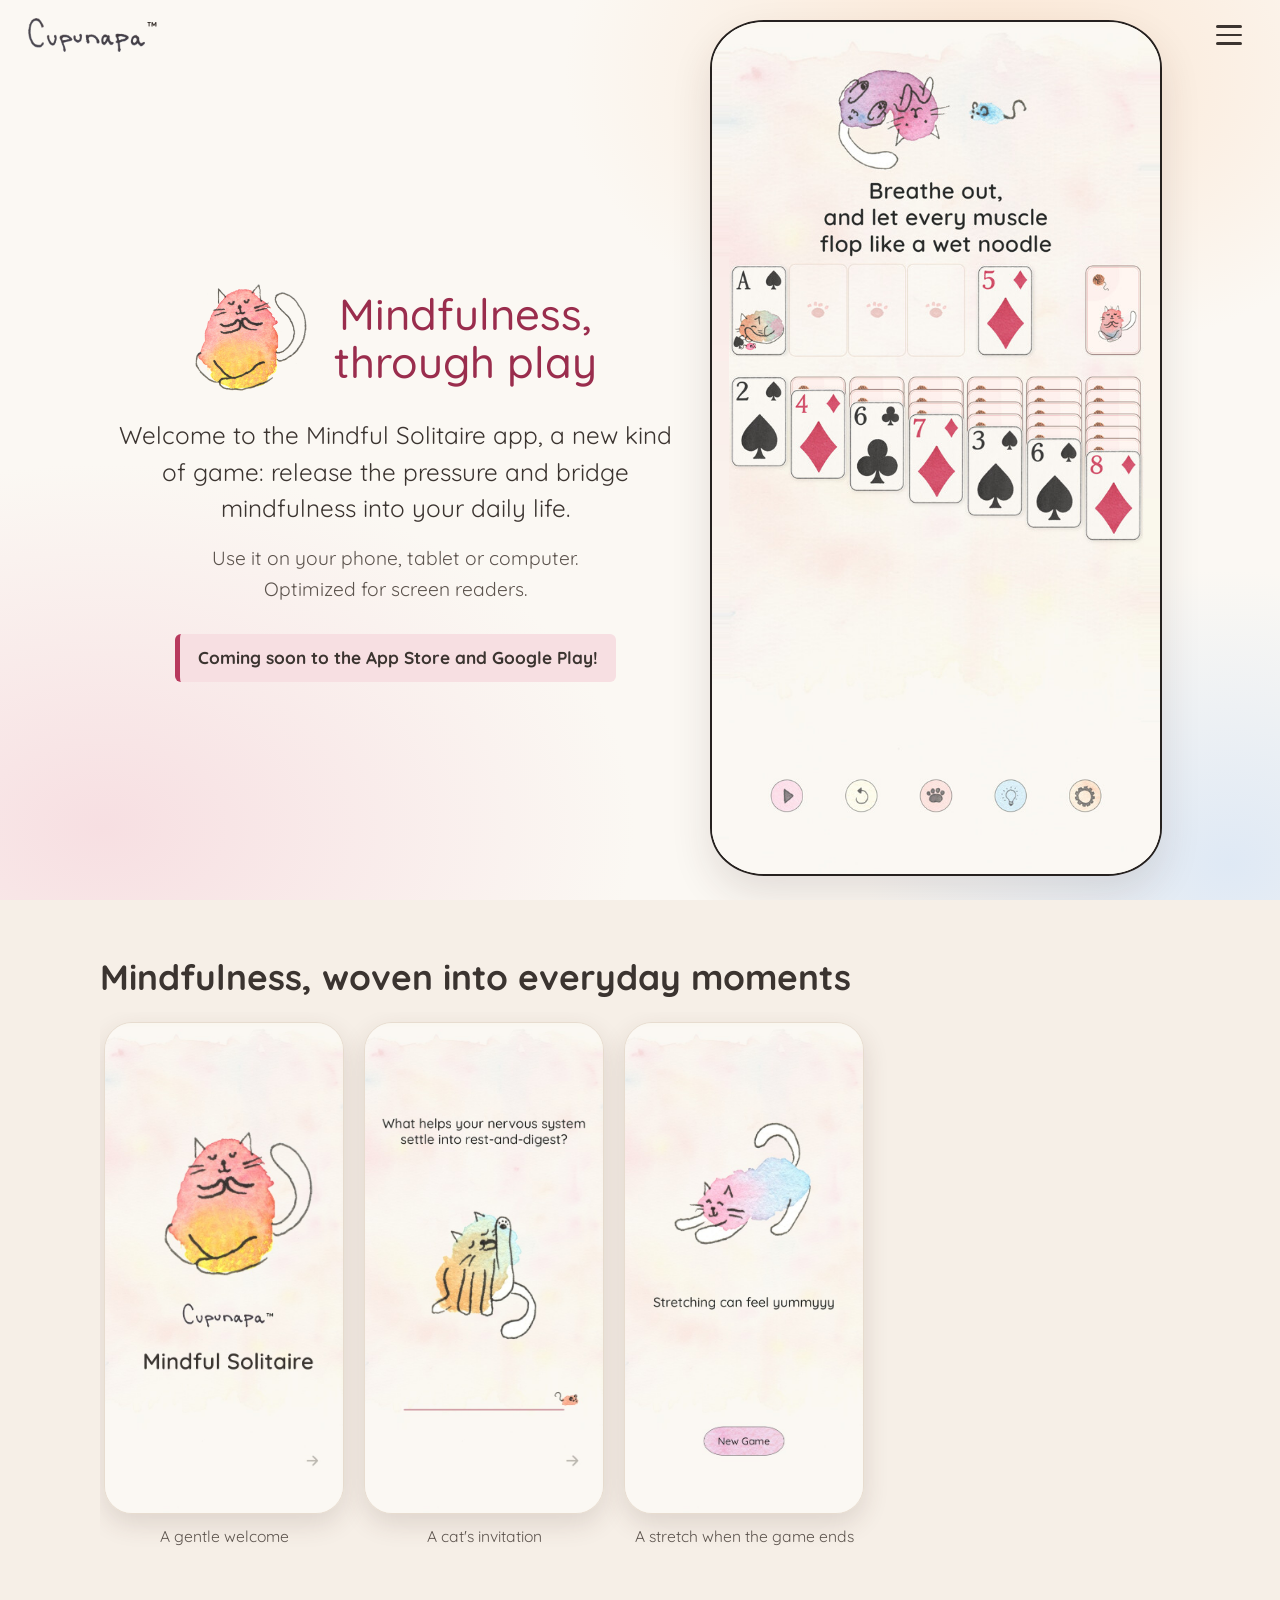
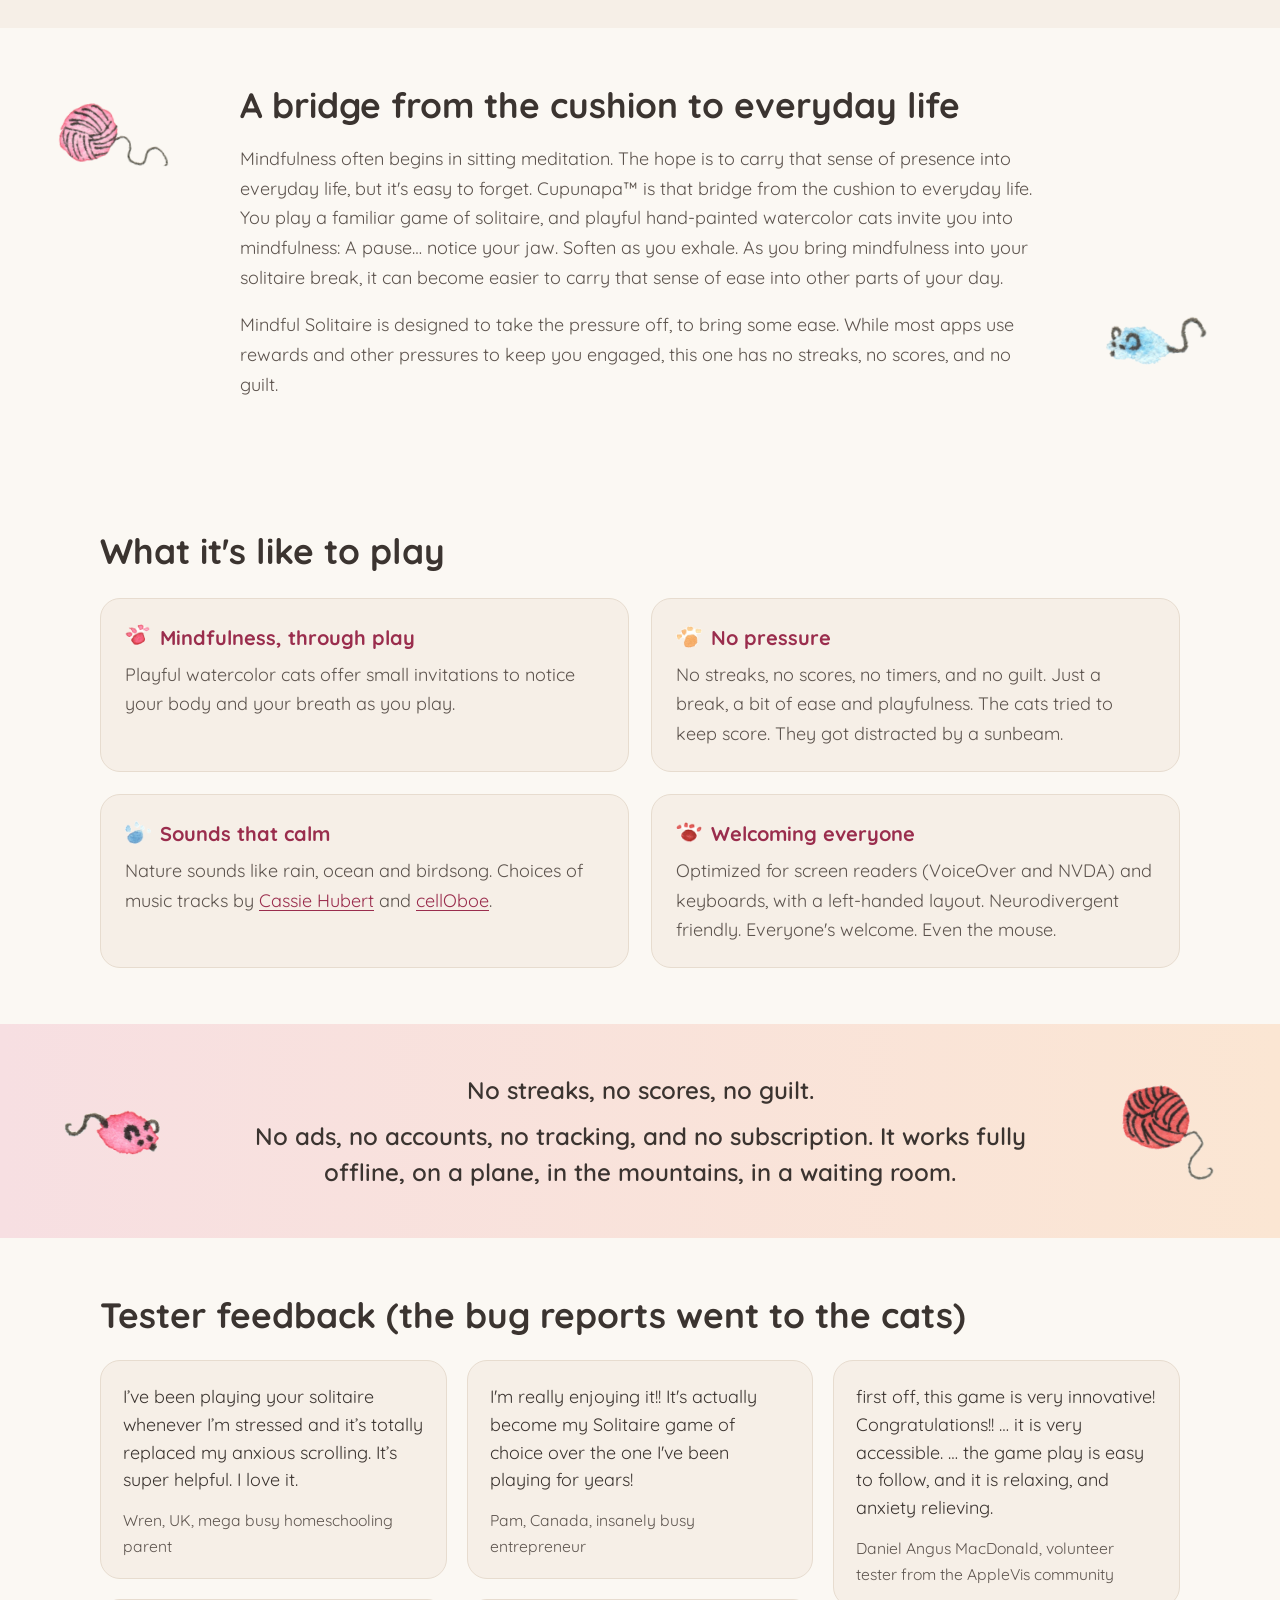
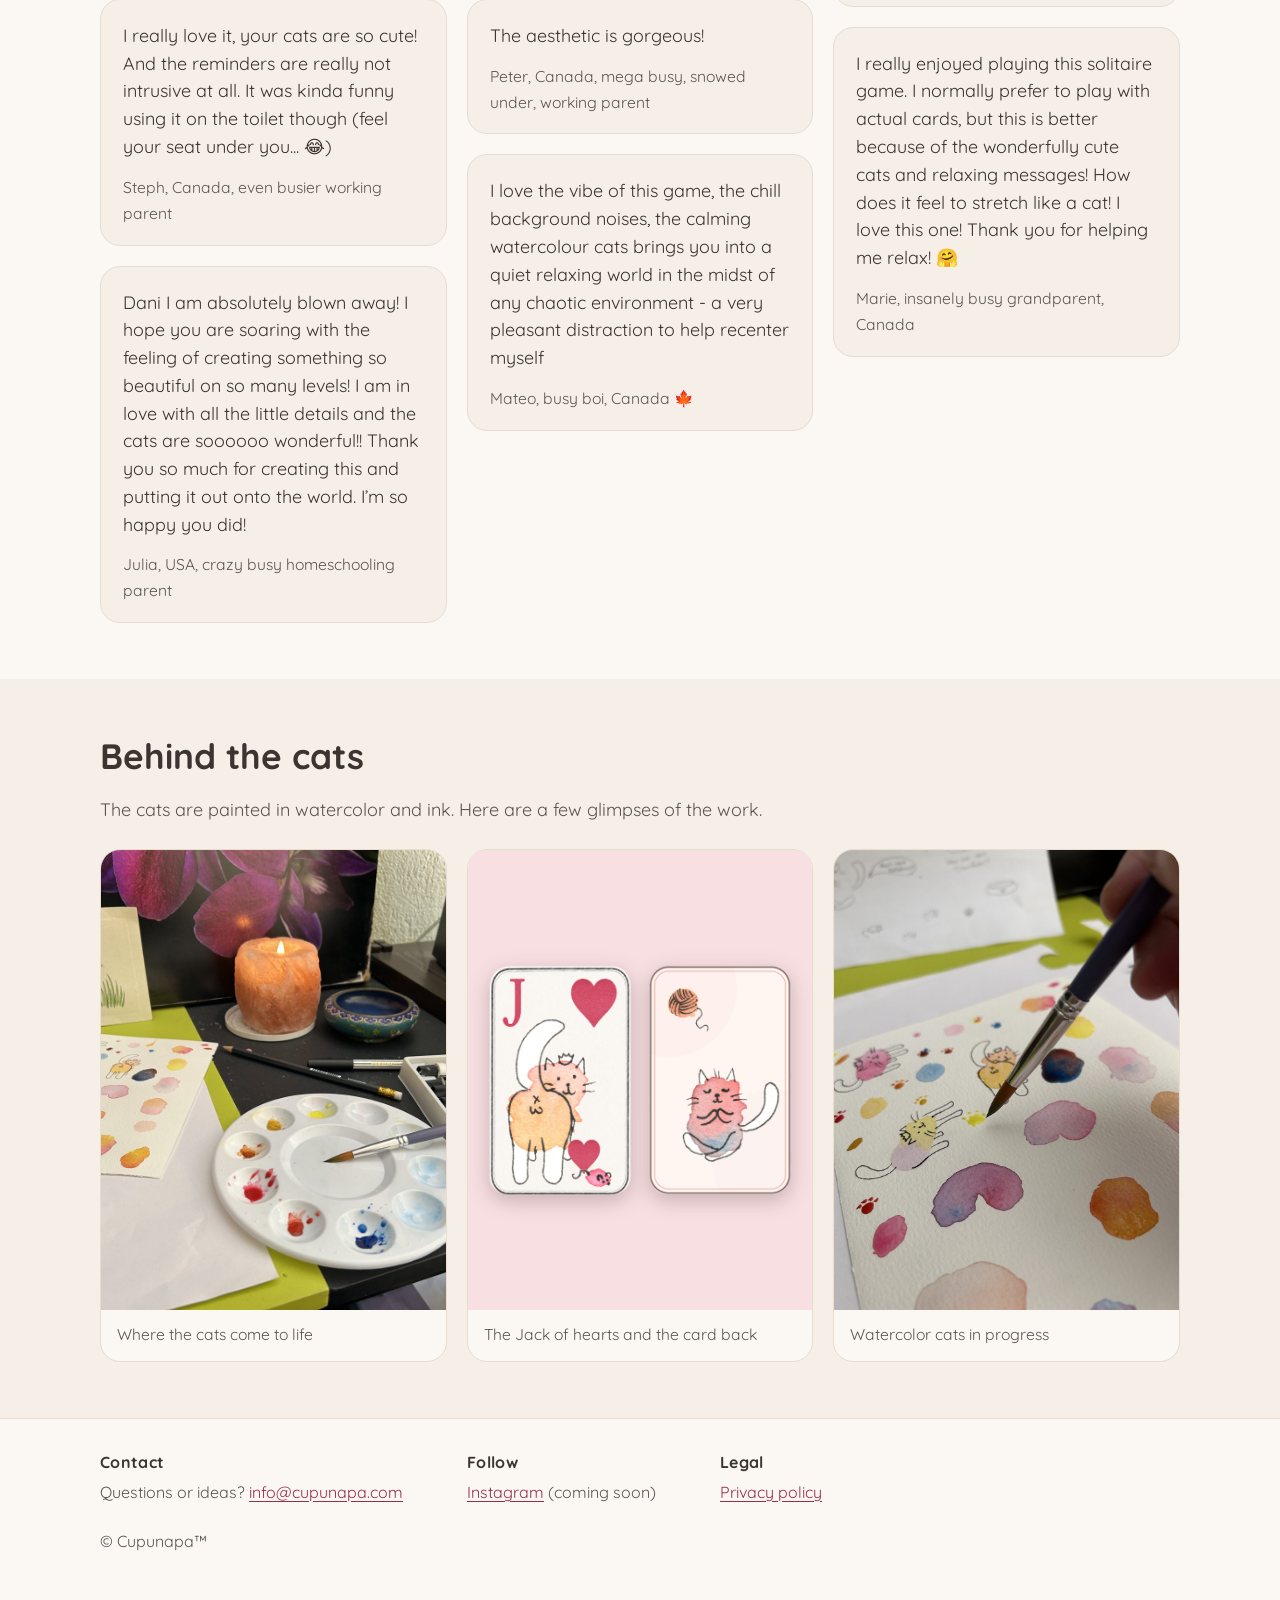
<file: index.html>
<!doctype html>
<html lang="en">
<head>
<meta charset="utf-8">
<meta name="viewport" content="width=device-width, initial-scale=1">
<title>Cupunapa: Mindful Solitaire</title>
<meta name="description" content="Cupunapa is a familiar game of solitaire with no streaks, no scores, and no guilt. Playful watercolor cats invite you into a moment of mindfulness.">
<meta name="theme-color" content="#fbf8f3">
<link rel="icon" href="images/icon.png">
<link rel="stylesheet" href="style.css">
<noscript><style>.menu-btn { display: none; } .menu-panel[hidden] { display: block; position: static; box-shadow: none; border: 0; } .bar-store { opacity: 1; visibility: visible; transform: none; } .topbar { position: static; background: var(--paper); } .hero-text { padding-top: 32px; }</style></noscript>
</head>
<body>
<a class="skip" href="#main">Skip to the content</a>

<header class="topbar" id="topbar">
  <div class="bar">
    <a class="brand" href="./" aria-label="Cupunapa, home"><img src="images/logo.png" alt="" width="117" height="34"><span class="tm" aria-hidden="true">™</span></a>
    <span class="bar-store"><span class="bar-full">Coming soon to the App Store and Google Play!</span><span class="bar-short">Coming soon!</span></span>
    <div class="menu">
      <button class="menu-btn" id="menu-btn" type="button" aria-expanded="false" aria-controls="site-menu" aria-label="Menu"><span></span><span></span><span></span></button>
      <nav class="menu-panel" id="site-menu" aria-label="Main" hidden>
        <a href="./">Home</a>
        <a href="privacy.html">Privacy policy</a>
        <a href="mailto:info@cupunapa.com">Contact us</a>
        <a href="https://www.instagram.com/cupunapa">Instagram <small>(coming soon)</small></a>
      </nav>
    </div>
  </div>
</header>

<main id="main">

  <section class="hero" aria-labelledby="hero-title">
    <div class="hero-inner">
      <div class="hero-text">
        <div class="hero-title-row">
          <img class="hero-cat" src="images/hero-cat.png" width="460" height="446" alt="" aria-hidden="true">
          <h1 id="hero-title"><span class="line">Mindfulness,</span> <span class="line">through play</span></h1>
        </div>
        <p class="welcome">Welcome to the Mindful Solitaire app, a new kind of game: release the pressure and bridge mindfulness into your daily life.</p>
        <p class="also">Use it on your phone, tablet or computer.<br>Optimized for screen readers.</p>
        <p class="soon-note">Coming soon to the App Store and Google Play!</p>
      </div>
      <div class="hero-phone">
        <!-- decorative paw prints walking toward the phone (Dani's art); hidden on smaller screens -->
        <div class="paw-trail" aria-hidden="true">
          <img class="pw pw1" src="images/deco/paw-orange.png" alt="">
          <img class="pw pw2" src="images/deco/paw-rose.png" alt="">
          <img class="pw pw3" src="images/deco/paw-blue.png" alt="">
          <img class="pw pw4" src="images/deco/paw-yellow.png" alt="">
        </div>
        <div class="phone">
          <img src="images/screen-game.jpg" width="639" height="1216" alt="The game on a phone: a watercolor cat above the words &quot;Breathe out, and let every muscle flop like a wet noodle&quot;, with a hand of solitaire cards below.">
        </div>
      </div>
    </div>
  </section>

  <section class="shots" aria-labelledby="shots-title">
    <div class="wrap">
      <h2 id="shots-title">Mindfulness, woven into everyday moments</h2>
      <div class="shot-row" role="list">
        <figure role="listitem">
          <img src="images/screen-welcome.jpg" width="591" height="1216" loading="lazy" alt="The welcome screen: a watercolor cat sitting in a calm meditation pose above the name Cupunapa and the words Mindful Solitaire.">
          <figcaption>A gentle welcome</figcaption>
        </figure>
        <figure role="listitem">
          <img src="images/screen-invitation.jpg" width="591" height="1216" loading="lazy" alt="A watercolor cat licking its paw under the question: What helps your nervous system settle into rest-and-digest?">
          <figcaption>A cat's invitation</figcaption>
        </figure>
        <figure role="listitem">
          <img src="images/screen-stretch.jpg" width="591" height="1216" loading="lazy" alt="A watercolor cat stretching with its tail in the air, with the words: Stretching can feel yummee, and a New Game button.">
          <figcaption>A stretch when the game ends</figcaption>
        </figure>
      </div>
    </div>
  </section>

  <section class="bridge" aria-labelledby="bridge-title">
    <div class="wrap">
      <img class="deco deco-bridge-yarn" src="images/deco/yarn-pink.png" alt="" aria-hidden="true">
      <img class="deco deco-bridge-mouse" src="images/deco/mouse-blue.png" alt="" aria-hidden="true">
      <h2 id="bridge-title">A bridge from the cushion to everyday life</h2>
      <p>Mindfulness often begins in sitting meditation. The hope is to carry that sense of presence into everyday life, but it's easy to forget. Cupunapa™ is that bridge from the cushion to everyday life. You play a familiar game of solitaire, and playful hand-painted watercolor cats invite you into mindfulness: A pause… notice your jaw. Soften as you exhale. As you bring mindfulness into your solitaire break, it can become easier to carry that sense of ease into other parts of your day.</p>
      <p>Mindful Solitaire is designed to take the pressure off, to bring some ease. While most apps use rewards and other pressures to keep you engaged, this one has no streaks, no scores, and no guilt.</p>
    </div>
  </section>

  <section aria-labelledby="features-title">
    <div class="wrap">
      <h2 id="features-title">What it's like to play</h2>
      <div class="features">
        <div class="feature">
          <h3>Mindfulness, through play</h3>
          <p>Playful watercolor cats offer small invitations to notice your body and your breath as you play.</p>
        </div>
        <div class="feature">
          <h3>No pressure</h3>
          <p>No streaks, no scores, no timers, and no guilt. Just a break, a bit of ease and playfulness. The cats tried to keep score. They got distracted by a sunbeam.</p>
        </div>
        <div class="feature">
          <h3>Sounds that calm</h3>
          <!-- Dani (2026-10-27): all three musicians have said yes IN WRITING to being named, so the names show; links to their bios come when the bio pages are built. -->
          <p>Nature sounds like rain, ocean and birdsong. Choices of music tracks by <a href="https://www.facebook.com/creativeperformermum">Cassie Hubert</a> and <a href="https://www.facebook.com/share/1CKNkgpnJr/">cellOboe</a>.</p>
        </div>
        <div class="feature">
          <h3>Welcoming everyone</h3>
          <p>Optimized for screen readers (VoiceOver and NVDA) and keyboards, with a left-handed layout. Neurodivergent friendly. Everyone's welcome. Even the mouse.</p>
        </div>
      </div>
    </div>
  </section>

  <!-- DRAFT for Dani's approval: Dani's own list from 2026-09-30 ("no ads, accounts, tracking or subscription. It works fully offline, on a plane, in the mountains, in a waiting room.") -->
  <section class="perks" aria-label="What you will not find">
    <img class="deco deco-perks-mouse" src="images/deco/mouse-pink.png" alt="" aria-hidden="true">
    <img class="deco deco-perks-yarn" src="images/deco/yarn-red.png" alt="" aria-hidden="true">
    <p class="perks-first">No streaks, no scores, no guilt.</p>
    <p>No ads, no accounts, no tracking, and no subscription. It works fully offline, on a plane, in the mountains, in a waiting room.</p>
  </section>

  <!-- TESTER FEEDBACK: Dani chose the title 2026-11-06. Only quotes from people who said yes, EXACTLY as they wrote them, with the credit line each person chose. Bug reports are deliberately not shown. -->
  <section class="reviews" aria-labelledby="reviews-title">
    <div class="wrap">
      <h2 id="reviews-title">Tester feedback (the bug reports went to the cats)</h2>
      <div class="reviews-grid">
        <figure><blockquote><p>I’ve been playing your solitaire whenever I’m stressed and it’s totally replaced my anxious scrolling. It’s super helpful. I love it.</p></blockquote><figcaption>Wren, UK, mega busy homeschooling parent</figcaption></figure>
        <figure><blockquote><p>I really love it, your cats are so cute! And the reminders are really not intrusive at all. It was kinda funny using it on the toilet though (feel your seat under you... 😂)</p></blockquote><figcaption>Steph, Canada, even busier working parent</figcaption></figure>
        <figure><blockquote><p>Dani I am absolutely blown away! I hope you are soaring with the feeling of creating something so beautiful on so many levels! I am in love with all the little details and the cats are soooooo wonderful!! Thank you so much for creating this and putting it out onto the world. I’m so happy you did!</p></blockquote><figcaption>Julia, USA, crazy busy homeschooling parent</figcaption></figure>
        <figure><blockquote><p>I'm really enjoying it!! It's actually become my Solitaire game of choice over the one I've been playing for years!</p></blockquote><figcaption>Pam, Canada, insanely busy entrepreneur</figcaption></figure>
        <figure><blockquote><p>The aesthetic is gorgeous!</p></blockquote><figcaption>Peter, Canada, mega busy, snowed under, working parent</figcaption></figure>
        <figure><blockquote><p>I love the vibe of this game, the chill background noises, the calming watercolour cats brings you into a quiet relaxing world in the midst of any chaotic environment - a very pleasant distraction to help recenter myself</p></blockquote><figcaption>Mateo, busy boi, Canada 🍁</figcaption></figure>
        <figure><blockquote><p>first off, this game is very innovative! Congratulations!! … it is very accessible. … the game play is easy to follow, and it is relaxing, and anxiety relieving.</p></blockquote><figcaption>Daniel Angus MacDonald, volunteer tester from the AppleVis community</figcaption></figure>
        <figure><blockquote><p>I really enjoyed playing this solitaire game. I normally prefer to play with actual cards, but this is better because of the wonderfully cute cats and relaxing messages! How does it feel to stretch like a cat! I love this one! Thank you for helping me relax! 🤗</p></blockquote><figcaption>Marie, insanely busy grandparent, Canada</figcaption></figure>
      </div>
    </div>
  </section>

  <section class="gallery" aria-labelledby="gallery-title">
    <div class="wrap">
      <h2 id="gallery-title">Behind the cats</h2>
      <p class="lead">The cats are painted in watercolor and ink. Here are a few glimpses of the work.</p>
      <div class="gallery-grid">
        <figure>
          <img src="images/painting-table.jpg" width="1400" height="1050" loading="lazy" alt="A painting table with a lit salt-crystal candle, a paint palette, tubes of watercolor, and a painted sheet of cats and swatches.">
          <figcaption>Where the cats come to life</figcaption>
        </figure>
        <figure>
          <div class="cards-pair">
            <img src="images/jack-of-hearts.png" width="640" height="1019" loading="lazy" alt="The Jack of hearts: a cat wearing a small crown, seen from behind, with a mouse and a heart.">
            <img src="images/card-back.png" width="640" height="1019" loading="lazy" alt="The back of the cards: a cat meditating beside a ball of yarn.">
          </div>
          <figcaption>The Jack of hearts and the card back</figcaption>
        </figure>
        <figure>
          <img src="images/painting-brush.jpg" width="1000" height="1333" loading="lazy" alt="A hand holding a paintbrush over a sheet of watercolor paper with colorful paint swatches and small ink-drawn cats.">
          <figcaption>Watercolor cats in progress</figcaption>
        </figure>
      </div>
    </div>
  </section>

</main>

<footer>
  <div class="wrap">
    <div class="cols">
      <div>
        <h2>Contact</h2>
        <ul><li>Questions or ideas? <a href="mailto:info@cupunapa.com">info@cupunapa.com</a></li></ul>
      </div>
      <div>
        <h2>Follow</h2>
        <ul><li><a href="https://www.instagram.com/cupunapa">Instagram</a> (coming soon)</li></ul>
      </div>
      <div>
        <h2>Legal</h2>
        <ul><li><a href="privacy.html">Privacy policy</a></li></ul>
      </div>
    </div>
    <p>© Cupunapa™</p>
  </div>
</footer>

<script src="site.js"></script>
</body>
</html>
</file>
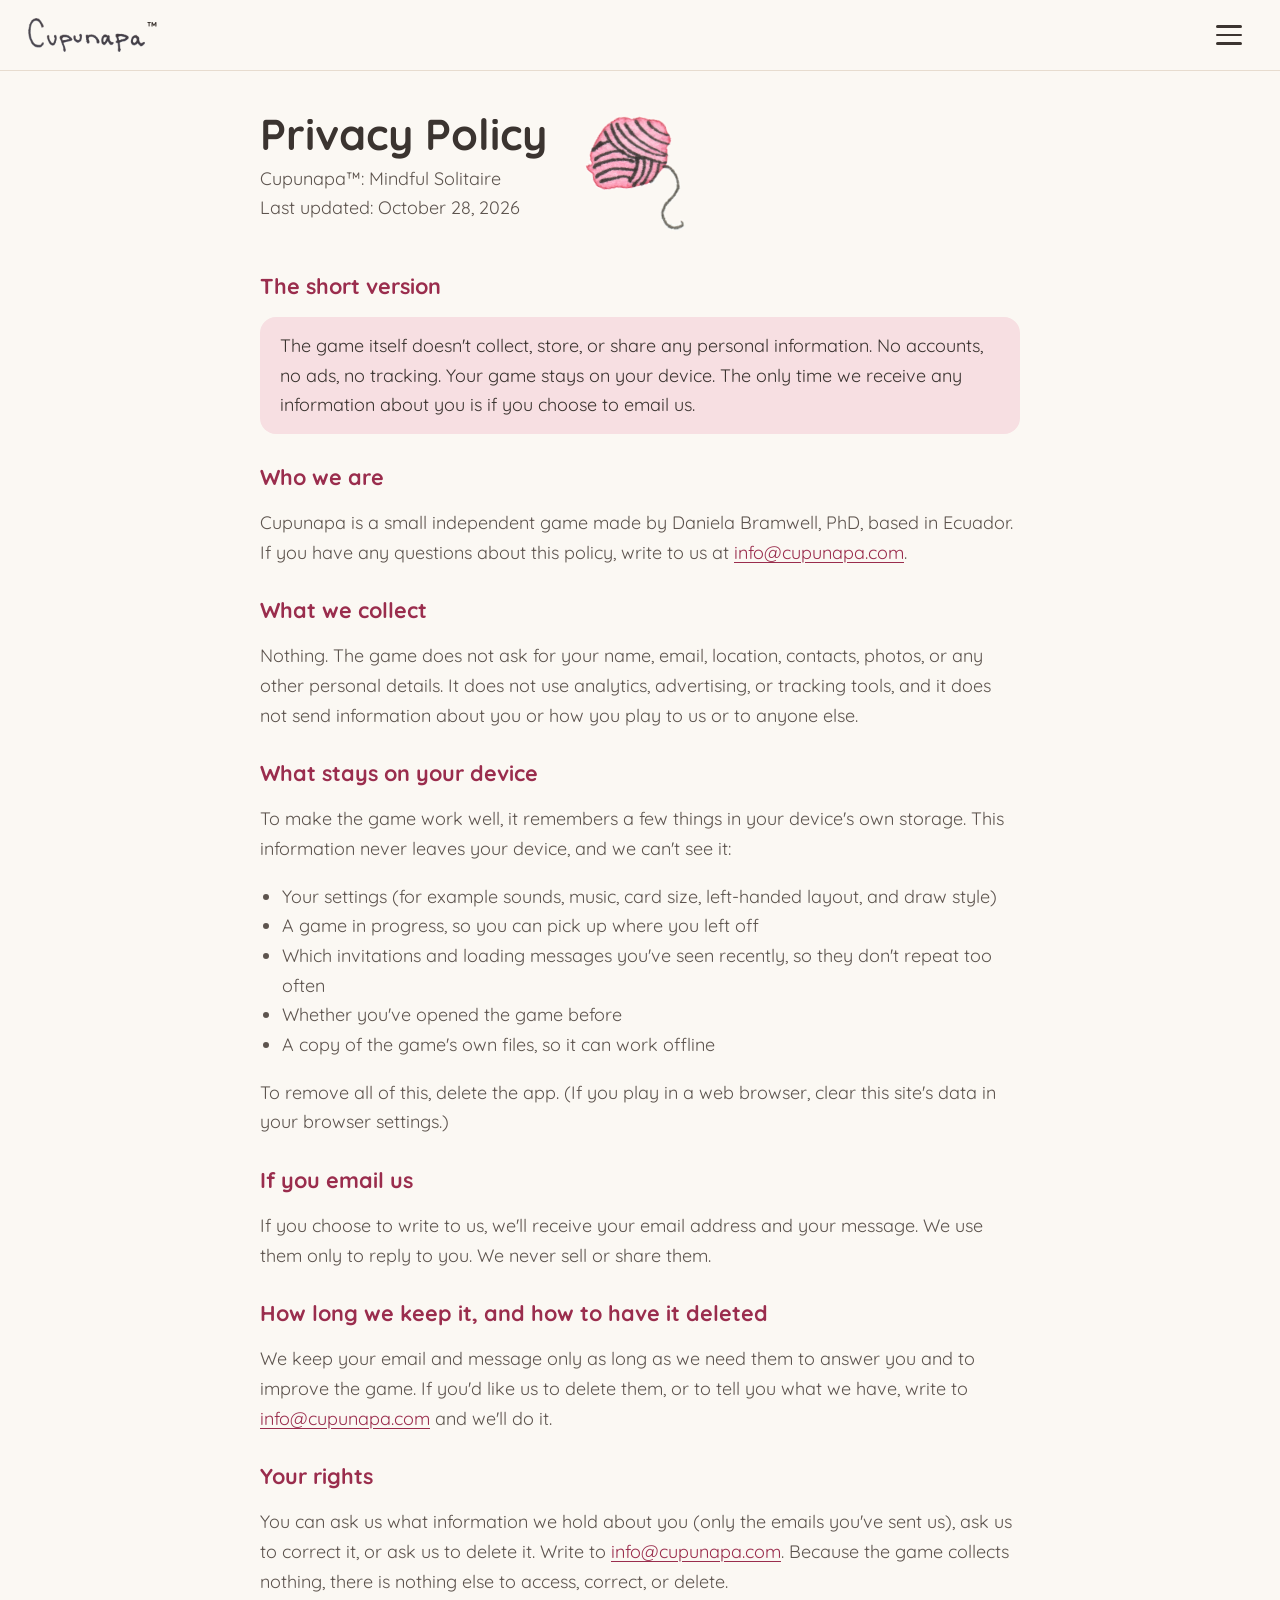
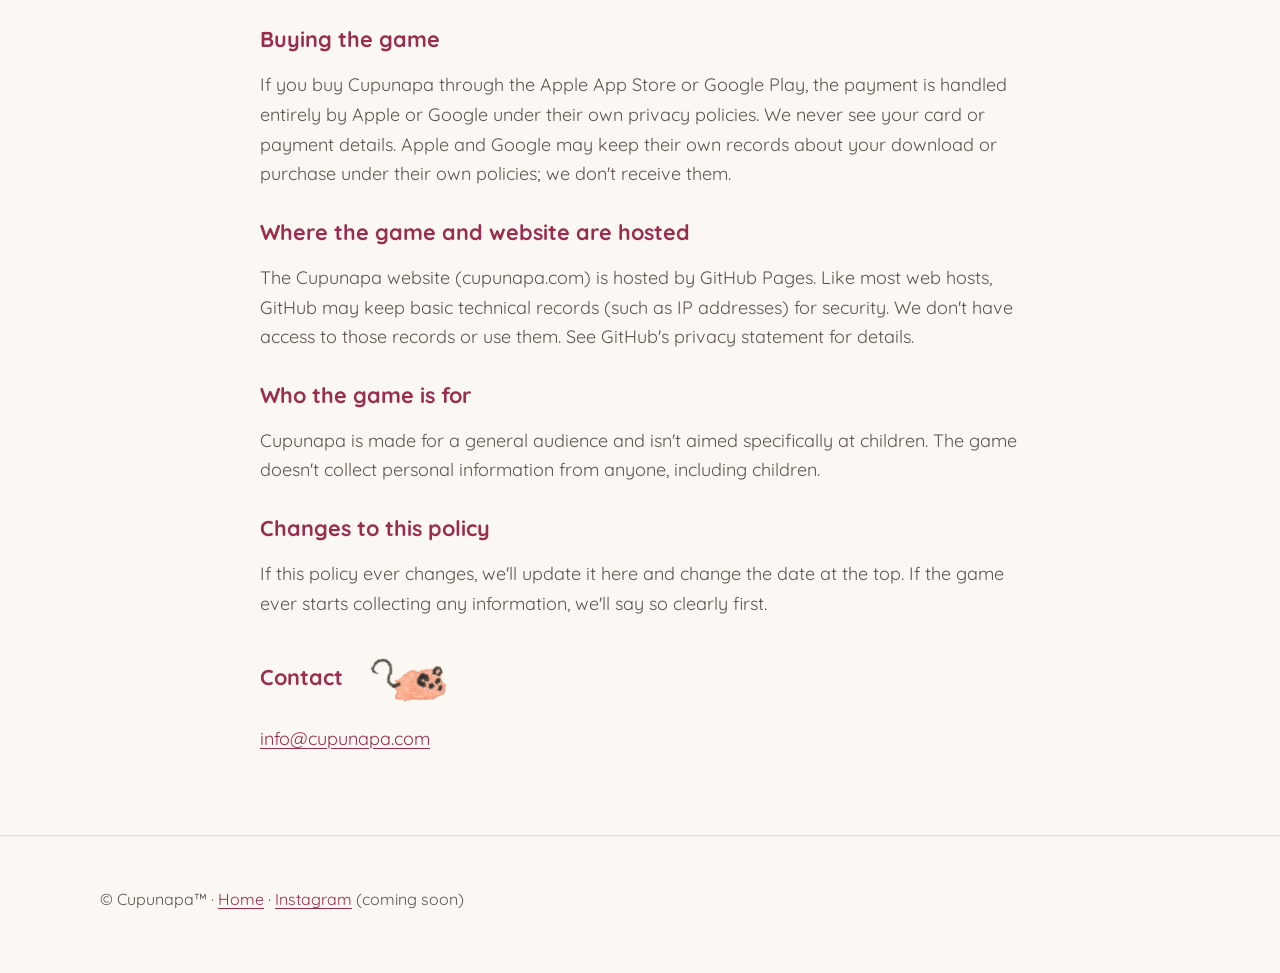
<file: privacy.html>
<!doctype html>
<html lang="en">
<head>
<meta charset="utf-8">
<meta name="viewport" content="width=device-width, initial-scale=1">
<title>Privacy Policy – Cupunapa: Mindful Solitaire</title>
<meta name="description" content="Cupunapa does not collect, store, or share any personal information. This is our privacy policy.">
<meta name="theme-color" content="#fbf8f3">
<link rel="icon" href="images/icon.png">
<link rel="stylesheet" href="style.css">
<noscript><style>.menu-btn { display: none; } .menu-panel[hidden] { display: block; position: static; box-shadow: none; border: 0; } .bar-store { opacity: 1; visibility: visible; transform: none; } .topbar { position: static; } .doc { padding-top: 32px; }</style></noscript>
</head>
<body data-solid>
<a class="skip" href="#main">Skip to the content</a>

<header class="topbar solid" id="topbar">
  <div class="bar">
    <a class="brand" href="./" aria-label="Cupunapa, home"><img src="images/logo.png" alt="" width="117" height="34"><span class="tm" aria-hidden="true">™</span></a>
    <span class="bar-store"><span class="bar-full">Coming soon to the App Store and Google Play!</span><span class="bar-short">Coming soon!</span></span>
    <div class="menu">
      <button class="menu-btn" id="menu-btn" type="button" aria-expanded="false" aria-controls="site-menu" aria-label="Menu"><span></span><span></span><span></span></button>
      <nav class="menu-panel" id="site-menu" aria-label="Main" hidden>
        <a href="./">Home</a>
        <a href="privacy.html" aria-current="page">Privacy policy</a>
        <a href="mailto:info@cupunapa.com">Contact us</a>
        <a href="https://www.instagram.com/cupunapa">Instagram <small>(coming soon)</small></a>
      </nav>
    </div>
  </div>
</header>

<main id="main" class="wrap doc">
  <div class="doc-head">
    <div>
      <h1>Privacy Policy</h1>
      <p class="updated">Cupunapa™: Mindful Solitaire<br>Last updated: October 28, 2026</p>
    </div>
    <img class="doc-yarn" src="images/deco/yarn-rose.png" alt="" aria-hidden="true">
  </div>

  <h2>The short version</h2>
  <p class="short">The game itself doesn't collect, store, or share any personal information. No accounts, no ads, no tracking. Your game stays on your device. The only time we receive any information about you is if you choose to email us.</p>

  <h2>Who we are</h2>
  <p>Cupunapa is a small independent game made by Daniela Bramwell, PhD, based in Ecuador. If you have any questions about this policy, write to us at <a href="mailto:info@cupunapa.com">info@cupunapa.com</a>.</p>

  <h2>What we collect</h2>
  <p>Nothing. The game does not ask for your name, email, location, contacts, photos, or any other personal details. It does not use analytics, advertising, or tracking tools, and it does not send information about you or how you play to us or to anyone else.</p>

  <h2>What stays on your device</h2>
  <p>To make the game work well, it remembers a few things in your device's own storage. This information never leaves your device, and we can't see it:</p>
  <ul>
    <li>Your settings (for example sounds, music, card size, left-handed layout, and draw style)</li>
    <li>A game in progress, so you can pick up where you left off</li>
    <li>Which invitations and loading messages you've seen recently, so they don't repeat too often</li>
    <li>Whether you've opened the game before</li>
    <li>A copy of the game's own files, so it can work offline</li>
  </ul>
  <p>To remove all of this, delete the app. (If you play in a web browser, clear this site's data in your browser settings.)</p>

  <h2>If you email us</h2>
  <p>If you choose to write to us, we'll receive your email address and your message. We use them only to reply to you. We never sell or share them.</p>

  <h2>How long we keep it, and how to have it deleted</h2>
  <p>We keep your email and message only as long as we need them to answer you and to improve the game. If you'd like us to delete them, or to tell you what we have, write to <a href="mailto:info@cupunapa.com">info@cupunapa.com</a> and we'll do it.</p>

  <h2>Your rights</h2>
  <p>You can ask us what information we hold about you (only the emails you've sent us), ask us to correct it, or ask us to delete it. Write to <a href="mailto:info@cupunapa.com">info@cupunapa.com</a>. Because the game collects nothing, there is nothing else to access, correct, or delete.</p>

  <h2>Buying the game</h2>
  <p>If you buy Cupunapa through the Apple App Store or Google Play, the payment is handled entirely by Apple or Google under their own privacy policies. We never see your card or payment details. Apple and Google may keep their own records about your download or purchase under their own policies; we don't receive them.</p>

  <h2>Where the game and website are hosted</h2>
  <p>The Cupunapa website (cupunapa.com) is hosted by GitHub Pages. Like most web hosts, GitHub may keep basic technical records (such as IP addresses) for security. We don't have access to those records or use them. See GitHub's privacy statement for details.</p>

  <h2>Who the game is for</h2>
  <p>Cupunapa is made for a general audience and isn't aimed specifically at children. The game doesn't collect personal information from anyone, including children.</p>

  <h2>Changes to this policy</h2>
  <p>If this policy ever changes, we'll update it here and change the date at the top. If the game ever starts collecting any information, we'll say so clearly first.</p>

  <div class="doc-contact">
    <h2>Contact</h2>
    <img class="doc-mouse" src="images/deco/mouse-peach.png" alt="" aria-hidden="true">
  </div>
  <p><a href="mailto:info@cupunapa.com">info@cupunapa.com</a></p>
</main>

<footer>
  <div class="wrap">
    <p>© Cupunapa™ · <a href="./">Home</a> · <a href="https://www.instagram.com/cupunapa">Instagram</a> (coming soon)</p>
  </div>
</footer>

<script src="site.js"></script>
</body>
</html>
</file>
<file: style.css>
/* Cupunapa website - soft watercolor look, matches the game (Quicksand, cream paper, rose accents). */
@font-face { font-family: "Quicksand"; src: url("fonts/quicksand-latin.woff2") format("woff2"); font-weight: 300 700; font-display: swap; }

:root {
  --paper: #fbf8f3;
  --paper-2: #f6efe7;
  --ink: #3b3430;
  --ink-soft: #5d544e;
  --rose: #b83a5e;
  --rose-deep: #9a2d4d;
  --blush: #f7dfe2;
  --peach: #fbe6d3;
  --sky: #dfe9f5;
  --line: #e7dccf;
  --bezel: #26211f;
}
@media (prefers-color-scheme: dark) {
  :root {
    --paper: #231f1d;
    --paper-2: #2c2724;
    --ink: #f3ebe4;
    --ink-soft: #cfc3b9;
    --rose: #f08aa6;
    --rose-deep: #f6a9bd;
    --blush: #3a2a2f;
    --peach: #3a2f27;
    --sky: #26303c;
    --line: #443b36;
    --bezel: #0f0d0c;
  }
}

* { box-sizing: border-box; }
html { scroll-behavior: smooth; }
body {
  margin: 0; background: var(--paper); color: var(--ink);
  font-family: "Quicksand", system-ui, -apple-system, "Segoe UI", sans-serif;
  font-size: 1.125rem; line-height: 1.65;
}
img { max-width: 100%; height: auto; display: block; }
a { color: var(--rose-deep); text-underline-offset: 3px; }
a:hover { color: var(--rose); }
:focus-visible { outline: 3px solid var(--rose); outline-offset: 3px; border-radius: 6px; }

.skip { position: absolute; left: -999px; top: 8px; background: var(--ink); color: var(--paper); padding: 8px 14px; border-radius: 8px; z-index: 40; }
.skip:focus { left: 8px; }

.wrap { width: min(1080px, 100% - 32px); margin-inline: auto; }

/* ---------- top bar: transparent at first, cream once the page is scrolled or the menu is open ---------- */
.topbar { position: fixed; inset: 0 0 auto 0; z-index: 30; background: transparent; border-bottom: 1px solid transparent; transition: background-color .25s ease, border-color .25s ease; }
.topbar.solid { background: var(--paper); border-bottom-color: var(--line); }
.topbar .bar { display: flex; align-items: center; gap: 14px; width: calc(100% - 56px); margin-inline: auto; padding: 12px 0; }   /* full width: the logo sits in the top-left corner and the menu in the top-right corner, like Lake */
.brand { display: inline-flex; align-items: flex-start; gap: 2px; text-decoration: none; color: var(--ink); }
.brand img { height: 34px; width: auto; }
.brand .tm { font-size: .8rem; line-height: 1; margin-top: 2px; font-weight: 600; }
@media (prefers-color-scheme: dark) { .brand img { filter: invert(1) brightness(1.15); } }

/* the "App Store" note that appears next to the logo once someone scrolls. A plain label (not a button) until launch,
   then it becomes the real App Store link. Soft rose background, dark readable text, square-ish corners, no hover. */
.bar-store { margin-left: 8px; padding: 6px 12px; border-radius: 6px; border-left: 4px solid var(--rose); background: var(--blush); color: var(--ink); font-size: .95rem; font-weight: 700; line-height: 1.25; white-space: nowrap; cursor: default; opacity: 0; visibility: hidden; transform: translateY(-4px); transition: opacity .25s ease, transform .25s ease, visibility .25s; }
.topbar.scrolled .bar-store { opacity: 1; visibility: visible; transform: none; }

/* three-lines menu, top right */
.menu { margin-left: auto; position: relative; }
.menu-btn { width: 46px; height: 46px; border: 0; border-radius: 12px; background: transparent; color: var(--ink); cursor: pointer; display: grid; place-content: center; gap: 6px; }
.menu-btn:hover { background: var(--blush); }
.menu-btn span { display: block; width: 26px; height: 2.5px; border-radius: 2px; background: currentColor; transition: transform .2s ease, opacity .2s ease; }
.menu-btn[aria-expanded="true"] span:nth-child(1) { transform: translateY(8.5px) rotate(45deg); }
.menu-btn[aria-expanded="true"] span:nth-child(2) { opacity: 0; }
.menu-btn[aria-expanded="true"] span:nth-child(3) { transform: translateY(-8.5px) rotate(-45deg); }
.menu-panel { position: absolute; right: 0; top: calc(100% + 8px); min-width: 230px; background: var(--paper); border: 1px solid var(--line); border-radius: 16px; padding: 8px; box-shadow: 0 14px 34px rgba(60, 40, 30, .18); }
.menu-panel[hidden] { display: none; }
.menu-panel a { display: block; padding: 10px 14px; border-radius: 10px; color: var(--ink); text-decoration: none; font-weight: 600; }
.menu-panel a:hover { background: var(--blush); }
.menu-panel a small { font-weight: 500; color: var(--ink-soft); }

/* ---------- hero: fills the first screen; the tall phone runs off the bottom edge ---------- */
.hero { position: relative; height: 100vh; height: 100svh; min-height: 640px; overflow: hidden; padding: 0;
  background:
    radial-gradient(620px 420px at 78% 8%, var(--peach), transparent 70%),
    radial-gradient(760px 520px at 8% 92%, var(--blush), transparent 70%),
    radial-gradient(520px 420px at 96% 96%, var(--sky), transparent 70%),
    var(--paper); }
/* the text + phone group sits nearer the middle of the page (Dani 2026-10-27: the text felt squashed to the left edge); the phone is centred in the space to the right of the text */
/* Layout (Dani 2026-10-27: a big blank spot in the middle; phone too close to the menu): the text column is WIDER and fixed; the grid ends exactly at the left edge of the three-lines menu button (28px page margin + 46px button = 74px), and the phone is centred in the leftover space, so it is evenly centred between the end of the text and the menu. */
/* Dani 2026-10-27: only 1 cm between the text and the phone, and the pair pushed to the middle with EQUAL space to the left and right edges of the page (flex + justify-content:center). 80px of side padding keeps the phone clear of the menu button. The text column hugs its words (fit-content) so the 1 cm is measured from the visible text. */
.hero-inner { height: 100%; display: flex; justify-content: center; align-items: flex-start; gap: 1cm; padding-inline: 92px; }
.hero-text { align-self: center; padding: 120px 0 56px; width: fit-content; max-width: clamp(380px, 44vw, 700px); flex: 0 1 auto; text-align: center; }
.hero h1 { font-size: clamp(1.8rem, 3.4vw, 3.7rem); line-height: 1.1; margin: 0; font-weight: 500; letter-spacing: 0; color: var(--rose-deep); }
.hero h1 .line { display: block; }
.hero .welcome { font-size: clamp(1.2rem, 1.9vw, 1.7rem); line-height: 1.5; color: var(--ink); margin: 0 0 16px; }
.hero .also { font-size: clamp(1.1rem, 1.5vw, 1.4rem); color: var(--ink-soft); margin: 0 0 28px; }
/* "Coming soon": a label, not a button (same rose family, but dark readable text, a rose bar on the left, square-ish corners, no hover) */
.soon-note { display: inline-block; margin: 0; padding: 12px 18px; border-radius: 6px; border-left: 5px solid var(--rose); background: var(--blush); color: var(--ink); font-size: 1.08rem; font-weight: 700; line-height: 1.4; cursor: default; }

/* phone frame */
/* the WHOLE phone (border and all) sits about half a centimetre (20px) from the top of the screen: its width is worked out from the screen height so it never gets cut off (the screenshots have their status bar cropped off, so a phone frame is about 1.98x as tall as wide) */
.hero-phone { padding-top: 20px; flex: none; }
/* Dani 2026-10-28: calmer - the thick black phone bezel is now just a THIN black line (2px) around the screenshot, with a soft light shadow. The hero screenshot is 639x1216 (ratio 1.903; it has 24px of extra background on each side so the cards have breathing room), so width = (screen height - 48px) / 2.0575 + 4px of border. */
.phone { width: min(540px, calc((100vh - 48px) / 1.903 + 4px), 40vw); width: min(540px, calc((100svh - 48px) / 1.903 + 4px), 40vw); border: 2px solid var(--bezel); border-radius: 12% / 5.6%; overflow: hidden; background: var(--paper); box-shadow: 0 18px 40px rgba(60, 35, 30, .12); }
.phone img { display: block; width: 100%; height: auto; border-radius: 0; background: var(--paper); }

/* bridge section: heading + the two description paragraphs */
.bridge .wrap { max-width: 800px; }
.bridge p { color: var(--ink-soft); }

/* the "no ads, no accounts..." band */
.perks { padding: 40px 0; background: linear-gradient(90deg, var(--blush), var(--peach)); }
.perks p { margin: 0; max-width: 920px; margin-inline: auto; padding-inline: 16px; text-align: center; font-size: clamp(1.15rem, 2.2vw, 1.5rem); line-height: 1.5; font-weight: 600; color: var(--ink); }

section { padding: 56px 0; }
h2 { font-size: clamp(1.6rem, 3.4vw, 2.2rem); line-height: 1.2; margin: 0 0 14px; }
.lead { color: var(--ink-soft); max-width: 62ch; }

/* screenshot row */
.shots { background: var(--paper-2); }
.shot-row { display: flex; gap: 20px; overflow-x: auto; padding: 10px 4px 22px; scroll-snap-type: x mandatory; }
.shot-row figure { margin: 0; flex: 0 0 auto; width: min(240px, 62vw); scroll-snap-align: start; }
.shot-row img { border-radius: 28px; border: 1px solid var(--line); box-shadow: 0 10px 26px rgba(80, 50, 40, .14); }
.shot-row figcaption { margin-top: 10px; font-size: .98rem; color: var(--ink-soft); text-align: center; }

/* feature blocks */
.features { display: grid; grid-template-columns: repeat(2, 1fr); gap: 22px; margin-top: 26px; }
.feature { background: var(--paper-2); border: 1px solid var(--line); border-radius: 20px; padding: 22px 24px; }
.feature h3 { margin: 0 0 6px; font-size: 1.25rem; color: var(--rose-deep); }
.feature p { margin: 0; color: var(--ink-soft); }

/* art gallery */
.gallery { background: var(--paper-2); }
.gallery-grid { display: grid; grid-template-columns: repeat(3, 1fr); gap: 20px; margin-top: 24px; align-items: stretch; }
.gallery-grid figure { margin: 0; border-radius: 20px; overflow: hidden; border: 1px solid var(--line); background: var(--paper); display: flex; flex-direction: column; }
.gallery-grid img { width: 100%; height: 100%; object-fit: cover; flex: 1; min-height: 0; }
.gallery-grid .cards-pair { display: flex; gap: 12px; align-items: center; justify-content: center; padding: 18px; flex: 1; background: var(--blush); }
.gallery-grid .cards-pair img { width: 46%; height: auto; border-radius: 0; filter: drop-shadow(0 6px 10px rgba(60, 30, 30, .25)); }
.gallery-grid figcaption { padding: 12px 16px 14px; font-size: .98rem; color: var(--ink-soft); }

/* footer */
footer { border-top: 1px solid var(--line); padding: 34px 0 44px; font-size: 1rem; color: var(--ink-soft); }
footer .cols { display: flex; flex-wrap: wrap; gap: 32px 64px; margin-bottom: 20px; }
footer h2 { font-size: 1rem; margin: 0 0 6px; color: var(--ink); letter-spacing: .02em; }
footer ul { list-style: none; margin: 0; padding: 0; }
footer li { margin: 3px 0; }

/* privacy page */
.doc { max-width: 760px; padding: 110px 0 64px; }
.doc h1 { font-size: clamp(2rem, 4.5vw, 2.7rem); margin: 0 0 4px; line-height: 1.15; }
.doc h2 { font-size: 1.35rem; margin: 30px 0 8px; color: var(--rose-deep); }
.doc p, .doc li { color: var(--ink-soft); }
.doc ul { padding-left: 1.2em; }
.doc .updated { color: var(--ink-soft); margin: 0 0 20px; }
.doc .short { background: var(--blush); border-radius: 16px; padding: 14px 20px; color: var(--ink); }

@media (max-width: 920px) {
  .hero { height: auto; min-height: 100vh; min-height: 100svh; }
  .hero-inner { display: block; padding-inline: 0; margin: 0 24px; height: auto; }
  .hero-text { padding: 96px 0 28px; width: auto; max-width: none; }
  .hero-phone { padding: 0 0 32px; display: flex; justify-content: center; }
  .phone { width: min(300px, 78vw); }
  .features { grid-template-columns: 1fr; }
  .gallery-grid { grid-template-columns: 1fr; }
  .gallery-grid > figure > img { max-height: 380px; }
  section { padding: 40px 0; }
}
@media (max-width: 520px) {
  .bar-store { font-size: .82rem; padding: 6px 10px; }
  .brand img { height: 30px; }
}
@media (prefers-reduced-motion: reduce) {
  html { scroll-behavior: auto; }
  .topbar, .bar-store, .menu-btn span { transition: none; }
}

/* ---------- decorations: Dani's own paw / mouse / yarn art, placed in the EMPTY spaces (never over text; hidden where there is no room) ---------- */
main, footer { overflow-x: clip; }
.deco { position: absolute; pointer-events: none; user-select: none; height: auto; }
@media (prefers-color-scheme: dark) { .deco, .pw { opacity: .88; } }

/* hero: paw prints walking toward the phone, in the gap between the text and the phone */
.hero-phone { position: relative; }
.paw-trail { position: absolute; left: 100%; margin-left: 16px; top: 22%; bottom: 14%; width: 84px; pointer-events: none; }   /* moved to the RIGHT of the phone: the gap on its left is now only 1 cm, so the paws walk in the open space beside the phone's right edge */
.pw { position: absolute; width: 42px; height: auto; user-select: none; }
.pw1 { left: 4px;  top: 78%; transform: rotate(-18deg); }
.pw2 { left: 40px; top: 58%; transform: rotate(-8deg); }
.pw3 { left: 2px;  top: 38%; transform: rotate(-22deg); }
.pw4 { left: 38px; top: 18%; transform: rotate(-6deg); }
@media (max-width: 1360px) { .paw-trail { display: none; } }

/* bridge section: a yarn ball on the left and a mouse on the right, in the side margins */
.bridge .wrap { position: relative; }
.deco-bridge-yarn  { width: 120px; left: -190px;  top: 8px;     transform: rotate(-8deg); }
.deco-bridge-mouse { width: 120px; right: -185px; bottom: 24px; transform: scaleX(-1) rotate(4deg); }
@media (max-width: 1260px) { .deco-bridge-yarn, .deco-bridge-mouse { display: none; } }

/* feature cards: a different paw print beside each title */
.feature h3::before { content: ""; display: inline-block; width: 26px; height: 26px; margin-right: 9px; vertical-align: -5px; background-position: center; background-size: contain; background-repeat: no-repeat; }
.feature:nth-child(1) h3::before { background-image: url("images/deco/paw-rose.png"); }
.feature:nth-child(2) h3::before { background-image: url("images/deco/paw-orange.png"); }
.feature:nth-child(3) h3::before { background-image: url("images/deco/paw-blue.png"); }
.feature:nth-child(4) h3::before { background-image: url("images/deco/paw-red.png"); }

/* the "no ads, no accounts..." band: a mouse on the left chasing a ball of yarn on the right, text in the middle */
.perks { position: relative; overflow: hidden; padding: 48px 0; }
.deco-perks-mouse { width: 112px; left: 5%;  top: 50%; transform: translateY(-50%); }
.deco-perks-yarn  { width: 120px; right: 4%; top: 50%; transform: translateY(-50%) rotate(8deg); }
@media (max-width: 960px) { .deco-perks-mouse, .deco-perks-yarn { display: none; } }

footer .wrap { position: relative; }

/* privacy page: a yarn ball by the title and a mouse near the end (wide screens only) */
.doc { position: relative; }
.doc { overflow-x: visible; }   /* the privacy page's main IS the narrow column, so its decorations must be allowed to sit in the side margins */
/* keep the "no ads..." sentence clear of the mouse and the yarn on mid-size screens */
@media (min-width: 961px) { .perks p { max-width: none; width: min(860px, calc(100% - 10vw - 320px)); padding-inline: 0; } }

/* the welcome-screen cat sits to the LEFT of the big headline, which moves right to make room (Dani 2026-10-27) */
.hero-title-row { display: flex; align-items: center; justify-content: center; gap: clamp(14px, 2vw, 30px); margin: 0 0 24px; }
.hero-cat { flex: none; width: clamp(72px, 9vw, 160px); height: auto; user-select: none; pointer-events: none; }
.hero .welcome, .hero .also { text-wrap: pretty; }   /* avoids a one-word last line without narrowing the text box */
.hero-title-row { width: fit-content; max-width: 100%; margin-inline: auto; }   /* the headline row hugs its content so the text column can hug it */

/* the strip label next to the logo: the full sentence on wider screens, a short "Coming soon!" on narrow ones so it never crowds the menu button */
.bar-short { display: none; }
@media (max-width: 760px) { .bar-full { display: none; } .bar-short { display: inline; } }

/* privacy page: the yarn sits right beside the title block (vertically centred on its three lines); the mouse sits right beside the "Contact" heading (Dani 2026-10-28) */
.doc-head { display: flex; align-items: center; gap: clamp(16px, 3vw, 34px); }
.doc-head h1 { margin: 0 0 4px; }
.doc-yarn { flex: none; width: clamp(72px, 9vw, 110px); height: auto; transform: rotate(8deg); user-select: none; pointer-events: none; }
.doc-contact { display: flex; align-items: center; gap: 14px; margin: 30px 0 8px; }
.doc-contact h2 { margin: 0; }
.doc-mouse { flex: none; width: 92px; height: auto; user-select: none; pointer-events: none; }
.perks .perks-first { margin-bottom: 10px; }

/* tester feedback: kind words only, each with the credit its author chose */
.reviews { background: var(--paper); }
.reviews-grid { column-width: 280px; column-gap: 20px; margin-top: 24px; }
.reviews-grid figure { break-inside: avoid; margin: 0 0 20px; padding: 22px 22px 18px; border-radius: 20px; border: 1px solid var(--line); background: var(--paper-2); display: flex; flex-direction: column; gap: 14px; }
.reviews-grid blockquote { margin: 0; }
.reviews-grid blockquote p { margin: 0; font-size: 1.12rem; line-height: 1.55; color: var(--ink); }
.reviews-grid figcaption { font-size: .98rem; color: var(--ink-soft); }
</file>
